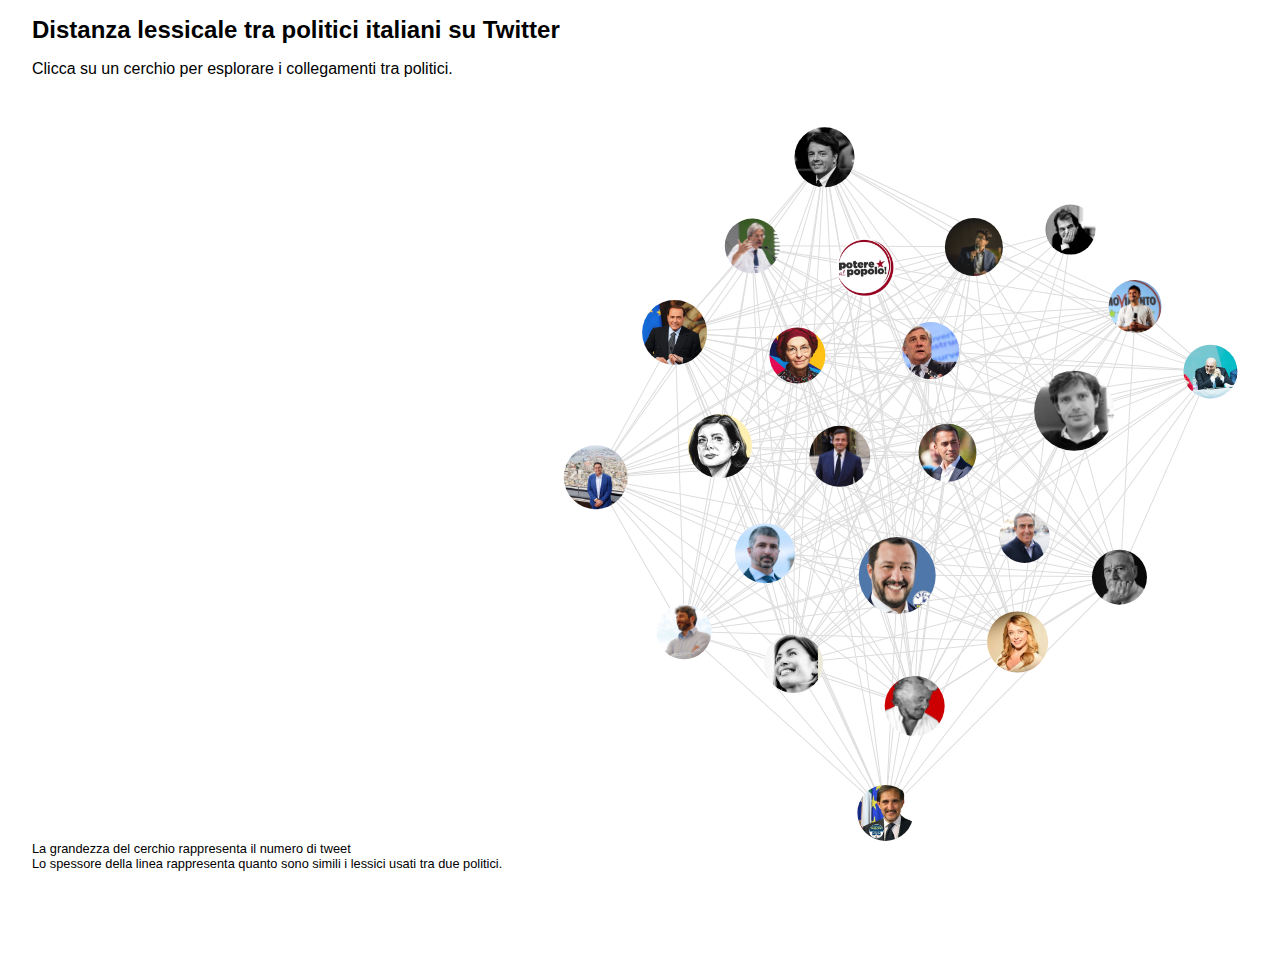
<file: public/index.html>
<!DOCTYPE html>
<html>
<head>
  <meta charset="utf-8">
  <link rel="stylesheet" href="main.css">
</head>


<body>

  <div id="title">
    <h2>Distanza lessicale tra politici italiani su Twitter</h2>
    <p>Clicca su un cerchio per esplorare i collegamenti tra politici.</p>
  </div>

  <div id="container">
    <svg width="100%" height="100%"></svg>
    <div id="tooltip">
      <div id="node-info">
        <h2 id="node-name"></h2>
        <p id="node-party"></p>
        <ul id="node-most-used"></ul>
      </div>

      <div id="edge-info">
        <h2 class="title"></h2>
        <p id="most-used"></p>
        <p id="least-used"></p>
      </div>
    </div>
  </div>

  <div id="legenda">
    <p>La grandezza del cerchio rappresenta il numero di tweet<br/>
    Lo spessore della linea rappresenta quanto sono simili i lessici usati tra due politici.</p>
  </div>

  <div id="nodecontainer"></div>

  <script src="d3.min.js"></script>
  <script src="main.js?r=3"></script>
</body>
</html>
</file>
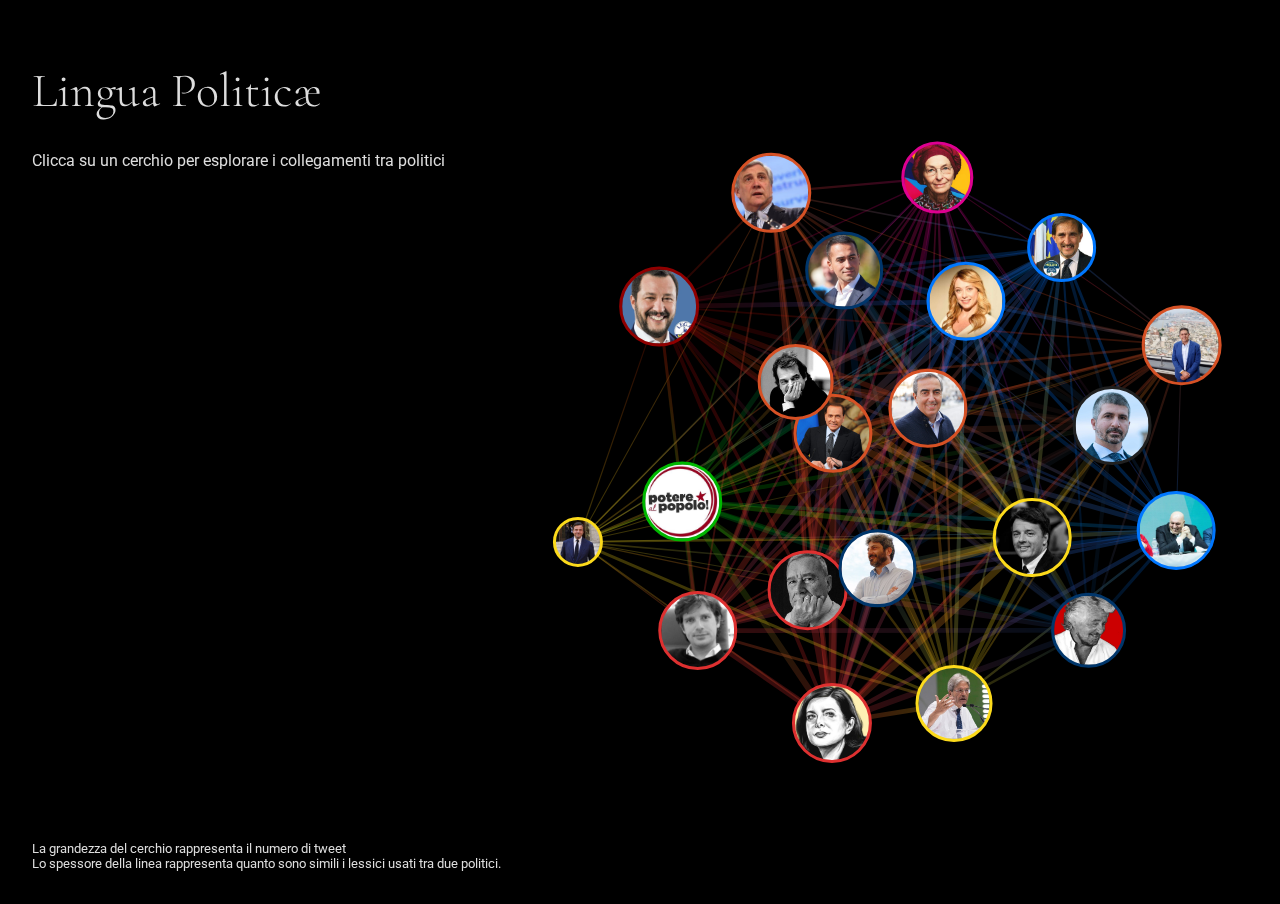
<file: viz/public/index.html>
<!DOCTYPE html>
<html>
<head>
  <meta charset="utf-8">
  <link href="https://fonts.googleapis.com/css?family=Cormorant+Garamond|Roboto" rel="stylesheet">
  <link rel="stylesheet" href="tachyons.min.css">
  <link rel="stylesheet" href="main.css">
</head>


<body>
  
  <div id="container">
    <svg width="100%" height="100%"></svg>
  </div>


  <div class="pa4"  id="title">


    <h1 class="f1">Lingua Politicæ</h1>
    <p class="mt0 mb5" id="cta">Clicca su un cerchio per esplorare i collegamenti tra politici.</p>
    

    <div id="sidebar">

      <div id="edge-source" class="flex items-center pa3 pl0">

        <div class="flex">
          <div class="flex items-center">
            <div class="sidebar-nodeimage"></div>
        </div>
          <div class="ml3">
            <h3 class="mv2 sidebar-nodename"></h3>
            <p class="mv2"><span class="node-party"></span>, <span class="sidebar-nodetweets"></span></p>
            <p class="mv2 node-most-used"></p>
            <p class="mv2 node-most-similar"></p>
            <p class="mv2 node-least-similar"></p>
          </div>
        </div>

      </div>

      <div id="edge-target" class="flex items-center pa3 pl0">

        <div class="flex">
          <div class="flex items-center">
            <div class="sidebar-nodeimage"></div>
        </div>
          <div class="ml3">
            <h3 class="mv2 sidebar-nodename"></h3>
            <p class="mv2"><span class="node-party"></span>, <span class="sidebar-nodetweets"></span></p>
            <p class="mv2 node-most-used"></p>
            <p class="mv2 node-most-similar"></p>
            <p class="mv2 node-least-similar"></p>

          </div>
        </div>

      </div>



      <div class="mt5" id="edge-info">
        <!-- <h2 class="mb0">Distanza lessicale:</h2> -->
        <!-- <p id="edge-distance"></p> -->
        <h2 class="mb0">Parole correlate con:</h2>
        <div class="flex">
          <div id="edge-most_correlated_with_source" class="mr4">
            <h3></h3>
            <ul class="list lh-copy"></ul>
          </div>
          
          <div id="edge-most_correlated_with_target"  class="mr4">
            <h3></h3>
            <ul class="list lh-copy"></ul>
          </div>

          <div id="edge-most_correlated_with_both" class="mr4">
            <h3></h3>
            <ul class="list lh-copy"></ul>
          </div>
        </div>
      </div>

    </div>

  </div>

</div>

<div id="legenda">
  <p>La grandezza del cerchio rappresenta il numero di tweet<br/>
  Lo spessore della linea rappresenta quanto sono simili i lessici usati tra due politici.</p>
</div>

<div id="nodecontainer"></div>

<script src="d3.min.js"></script>
<script src="main.js?r=5"></script>
</body>
</html>
</file>
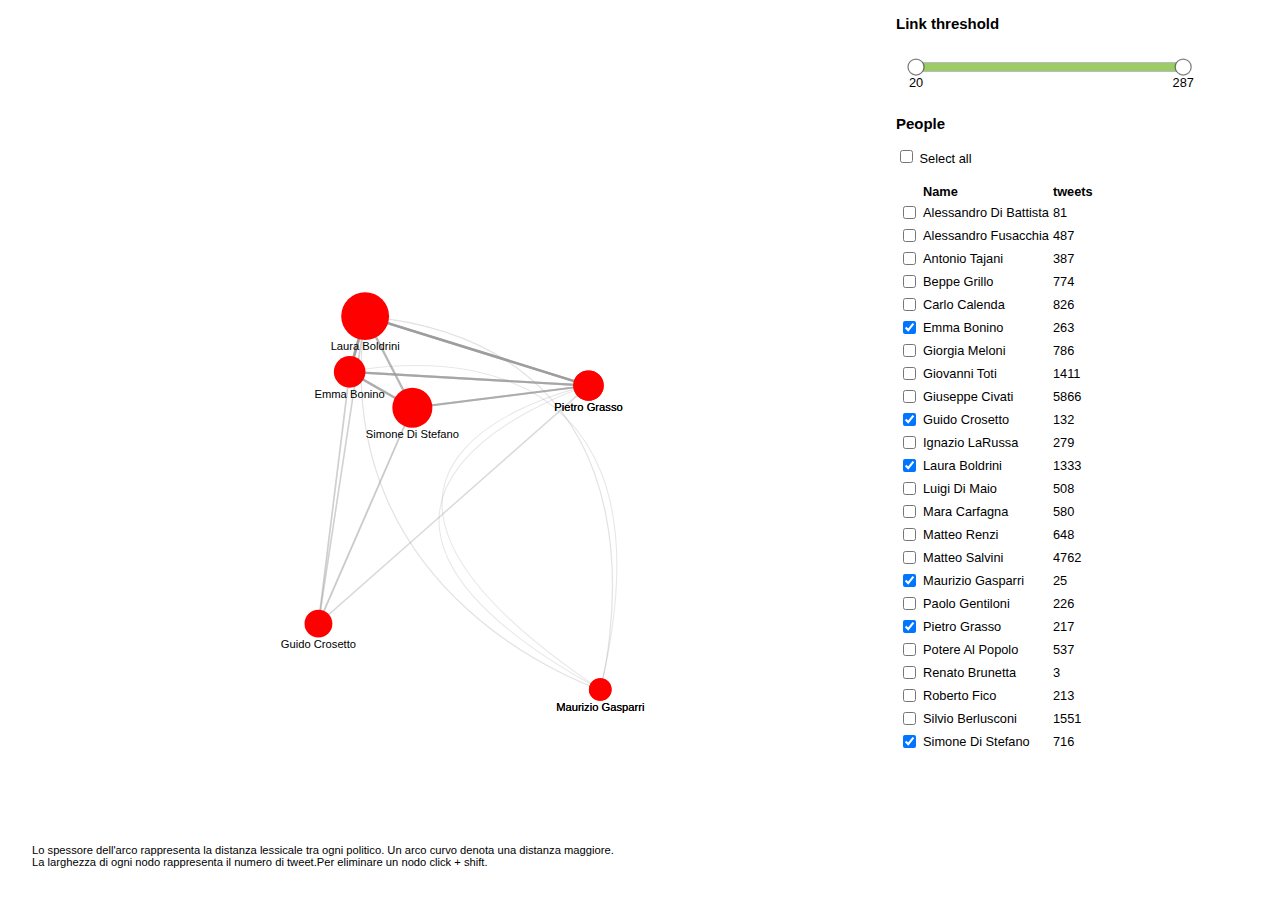
<file: public/curved.html>
<!DOCTYPE html>
<html>
<head>
  <meta charset="utf-8">
  <style>

  body, html {
    font-family: sans-serif;
    width:100%;
    height:100%;
    margin:0;
  }
  
  /* GRAPH */
  svg .link, svg .linkHover {
    stroke: #999;
    fill:none;
  }
  
  svg .linkHover {
    opacity:0;
    cursor:pointer;
    stroke-width: 20;

  }

  svg .link.active {
    opacity:1;
    stroke:red;
  }

  .nodeLabel {
    pointer-events: none;
    position: absolute;
    top:0;
    font-size:.7rem;
  }
  .nodeLabel p {
    margin:0;
    padding:0;
  }




  

  /* SIDEBAR */
  #sidebarwrapper {
    height:90%;
    position: absolute;
    overflow: hidden;
    overflow-y: visible;
    width:30%;
    top:0;
    right:0;
  }

  #sidebar{
    font-size: .8rem;
    background: rgba(255, 255, 255, .2);
  }

  #legenda {
    pointer-events: none;
    position: absolute;
    left:0;
    width:70%;
    bottom:0;
    padding:2rem;
    font-size: 70%;
  }



</style>

<link rel="stylesheet" href="slider.css">
</head>


<body>
  <div id="sidebarwrapper">
    <div id="sidebar">

      <h3>Link threshold</h3>
      <div id="slider1"></div>

      <h3>People</h3>

      <input type="checkbox" id="all" />
      <label for="all">Select all</label>

      <br/>
      <br/>

      <table>
        <thead style="text-align: left;">

          <th></th>
          <th>Name</th>
          <th>tweets</th>

        </thead>
        <tbody id="list">


        </tbody>
      </table>
    </div>
  </div>

  <div id="legenda">
    Lo spessore dell'arco rappresenta la distanza lessicale tra ogni politico. Un arco curvo denota una distanza maggiore.<br/>La larghezza di ogni nodo rappresenta il numero di tweet.Per eliminare un nodo click + shift.
  </div>
  <svg width="70%" height="100%"></svg>

  <script src="d3.min.js"></script>
  <script src="main-curved.js"></script>
</body>
</html>
</file>
<file: public/main.css>
body, html {
  font-family: sans-serif;
  width:100%;
  height:100%;
  margin:0;
  overflow: hidden;
}

#container {
    width:100%;
  height:100%;
}
#container, #title {
  position: absolute;
  left:0;
  top:0;
}

#title {
  padding:2rem;
  padding-top:1rem;
  padding-bottom:0;
}

#title h2{
  margin: 0;
}

#legenda {
  pointer-events: none;
  position: absolute;
  bottom:0;
  padding: 1rem 2rem;
  font-size: .8rem;
}

/* GRAPH */
#nodecontainer {
  position: absolute;
  top:0;
  left:0;
}
.node {
  position: absolute;
  top:0;
  left:0;
}
.nodebg {
  background: white;
}
.nodeimage {
  position: absolute;
  top:0;
  left:0;
  background-size: cover;
  /*filter: grayscale(100%);*/
}

/* TOOLTIP */
#tooltip {
  position: absolute;
  right:0;
  font-size:.8rem;
  pointer-events: none;
  background: rgba(255,255,255,.95);
  padding: 1.2rem 2rem;
  width:30%;
}

#tooltip ul, #tooltip li{
  list-style-type: none;
  margin:0;
  padding:0;
}
</file>
<file: viz/public/main.css>
body, html {
  font-family: 'Roboto', sans-serif;
  width:100%;
  height:100%;
  margin:0;
  overflow: hidden;
  background: black;
  color:#ddd;
}

body * {
  box-sizing: border-box;
}

#container {
  width:100%;
  height:100%;
}

#container, #title {
  position: absolute;
  left:0;
  top:0;
}

#title h1, h2{
  font-weight: 100;
  font-family: 'Cormorant Garamond', serif;
}

#legenda {
  pointer-events: none;
  position: absolute;
  bottom:0;
  padding: 1rem 2rem;
  font-size: .8rem;
}

/* GRAPH */
#nodecontainer {
  position: absolute;
  top:0;
  left:0;
}
.node {
  position: absolute;
  top:0;
  left:0;
}
.nodebg {
}
.nodeimage {
  position: absolute;
  top:0;
  left:0;
  background-size: cover;
}


/* sidebar */

#edge-source, #edge-target, #node-info, #edge-info {
  visibility:hidden;
}


#sidebar .sidebar-nodeimage {
  background-size: cover;
  width:5rem; 
  height:5rem;
  border-radius: 50%;
}


#sidebar ul, #sidebar li{
  list-style-type: none;
  margin:0;
  padding:0;
}



.edge {
  mix-blend-mode: lighten;
}
</file>
<file: public/slider.css>
/* header ----------------------------- */

.header{
  height: 55px;
  border-bottom: solid 1px silver;
}

.slider-holder{
  width: 700px;
  margin-left: 20px;
}

/* slider ------------------------------ */

.ticks {
  font: 14px sans-serif;
}

.track,
.track-inset,
.track-overlay {
  stroke-linecap: round;
}

.track {
  stroke: #bbb;
  stroke-width: 10px;
}

.track-overlay {
  pointer-events: stroke;
  stroke-width: 50px;
  cursor: crosshair;
}

.sel-range{
  stroke: #9CCC65;
  stroke-width: 8px;
}

.handle {
  fill: white;
  stroke: #000;
  stroke-opacity: 0.5;
  stroke-width: 1.25px;
  cursor:pointer;
}
.handle:hover{
  fill: white;
}
.handle.active {
  fill: white;
}
</file>
